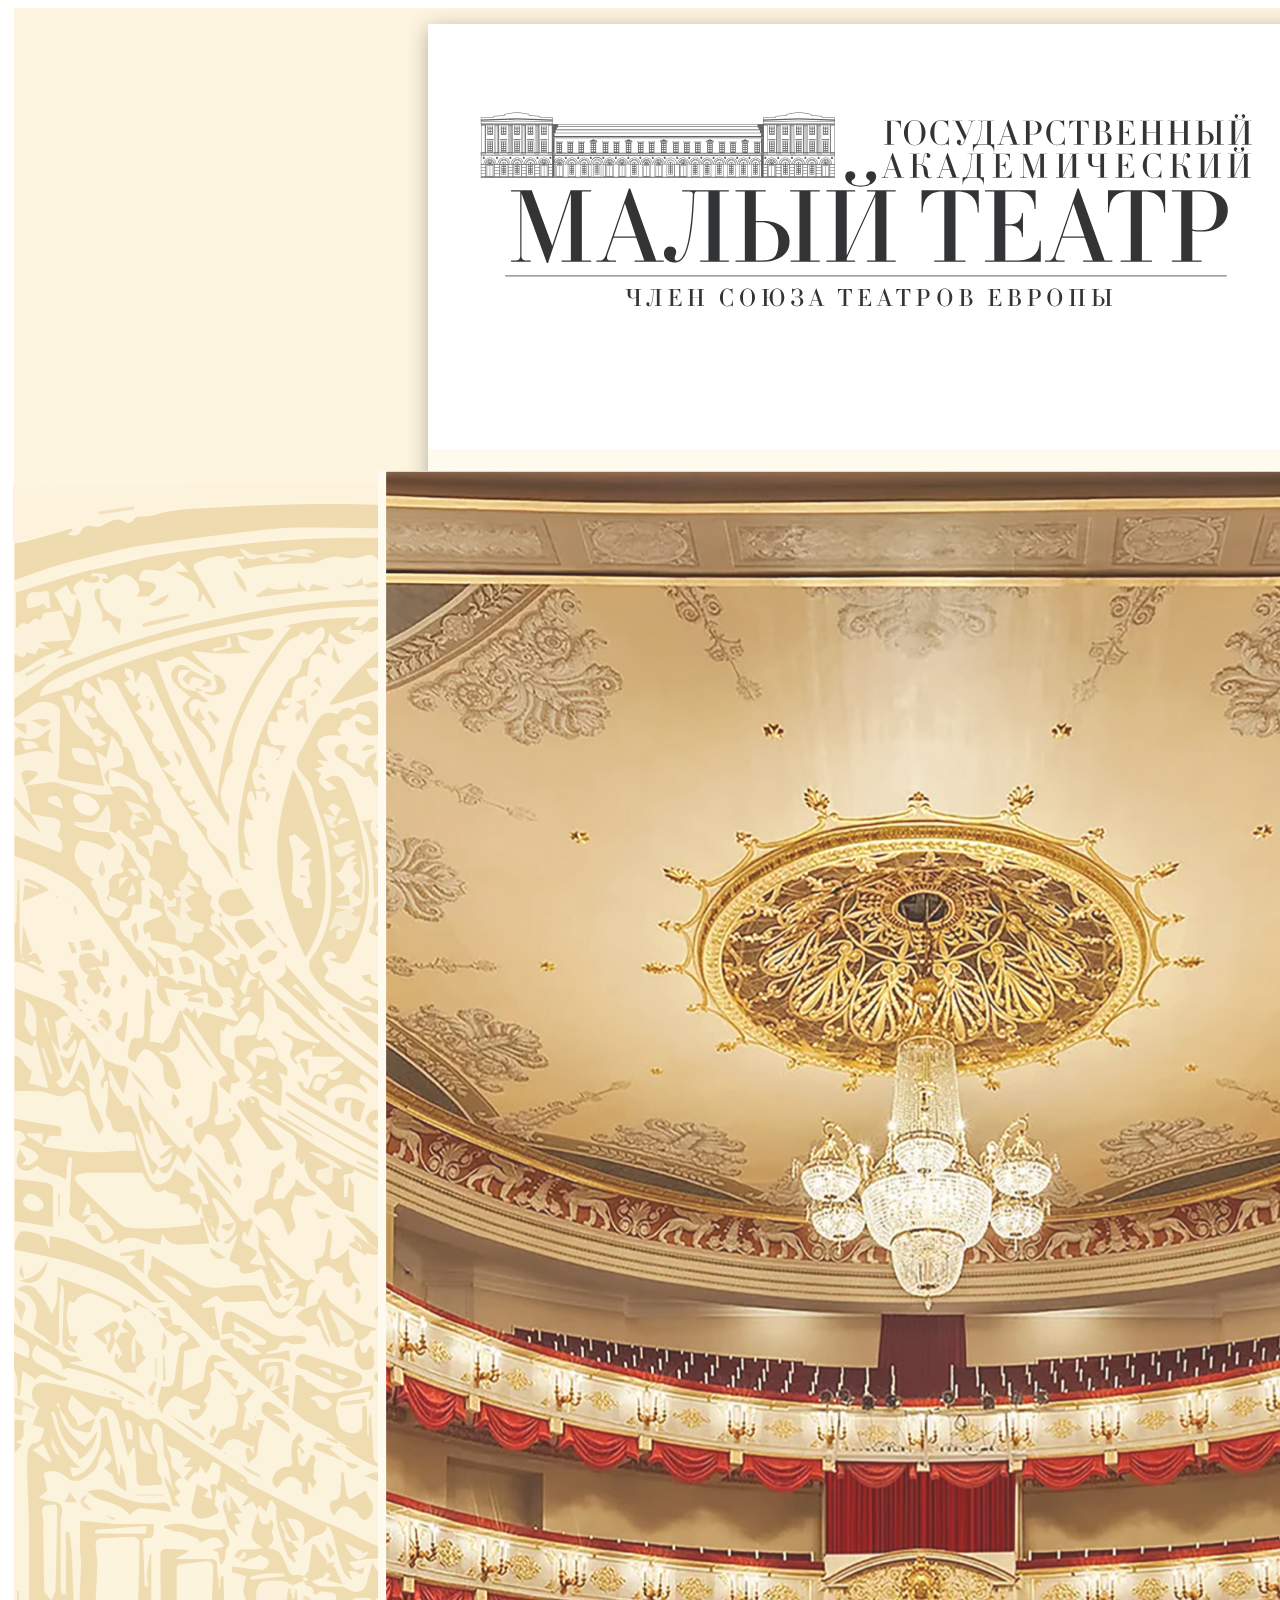
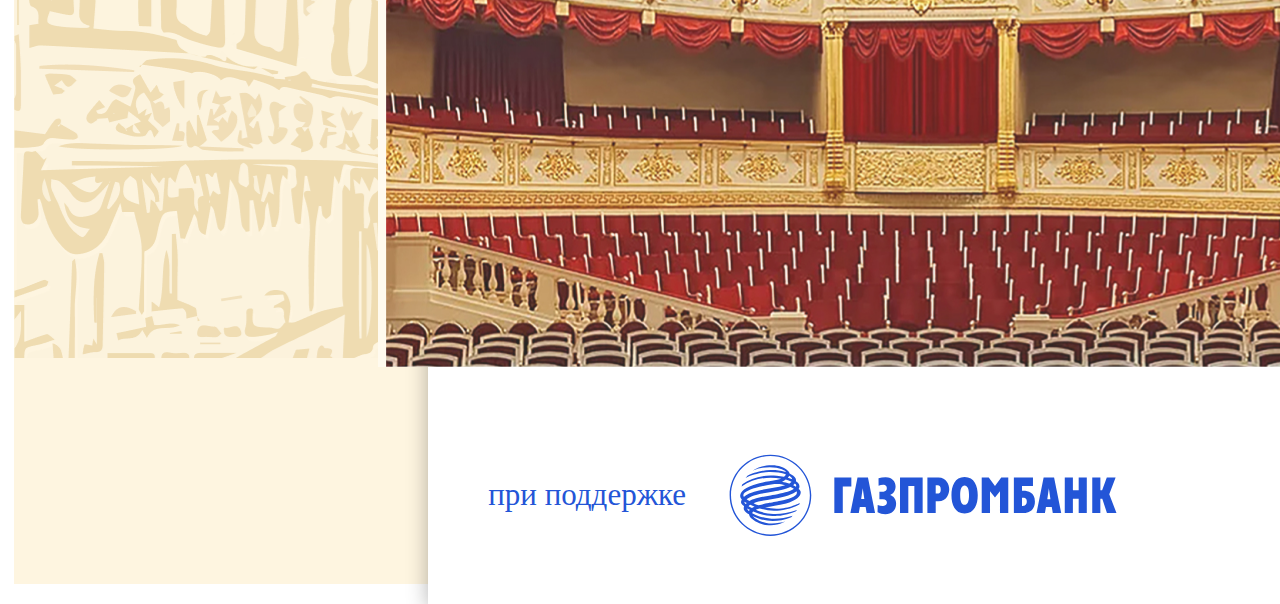
<file: index.html>
<!DOCTYPE html>
<html lang="en">
<head>
  <meta charset="UTF-8">
  <meta http-equiv="X-UA-Compatible" content="IE=edge">
  <meta name="viewport" content="width=device-width, initial-scale=1.0">
  <link rel="stylesheet" href="./css/main.css">
  <title>Главный экран</title>
</head>
<body class="body--index">

<div class="main-bg main-bg--index">
    <div class="container container--header">

<header class="header">
        <div class="header__wrapper">
            <a class="header__logo" href="./index.html"><img src="./img/logo.svg" alt="Логотип Малый Театр"></a>
                
            <h1 class="header__heading"></h1>
        </div>
</header>

<main>
    <section class="main-content">
        <div class="authors">
            <ul class="authors__list">
                <li><a href="./griboedov.html" class="authors__link">ГРИБОЕДОВ</a></li>
                <li><a href="./gogol.html" class="authors__link">ГОГОЛЬ</a></li>
                <li><a href="./shiller.html" class="authors__link">ШИЛЛЕР</a></li>
                <li><a href="./shekspir.html" class="authors__link">ШЕКСПИР</a></li>
                <li><a href="./ostrovskiy.html" class="authors__link">ОСТРОВСКИЙ</a></li>
                <li><a href="./pushkin.html" class="authors__link">ПУШКИН</a></li>
            </ul>
        </div>
    </section>
</main>

<footer class="footer">
    <div class="footer__text">при поддержке</div>

    <div class="footer__logo">
        <img src="./img/footer/footer-logo.svg" alt="Газпром">
    </div>

    <div class="footer_qr-code">
        <img src="./img/footer/qr-code.svg" alt="QR Code">
    </div>
</footer>

</div>

</div>


</body>
</html>
</file>
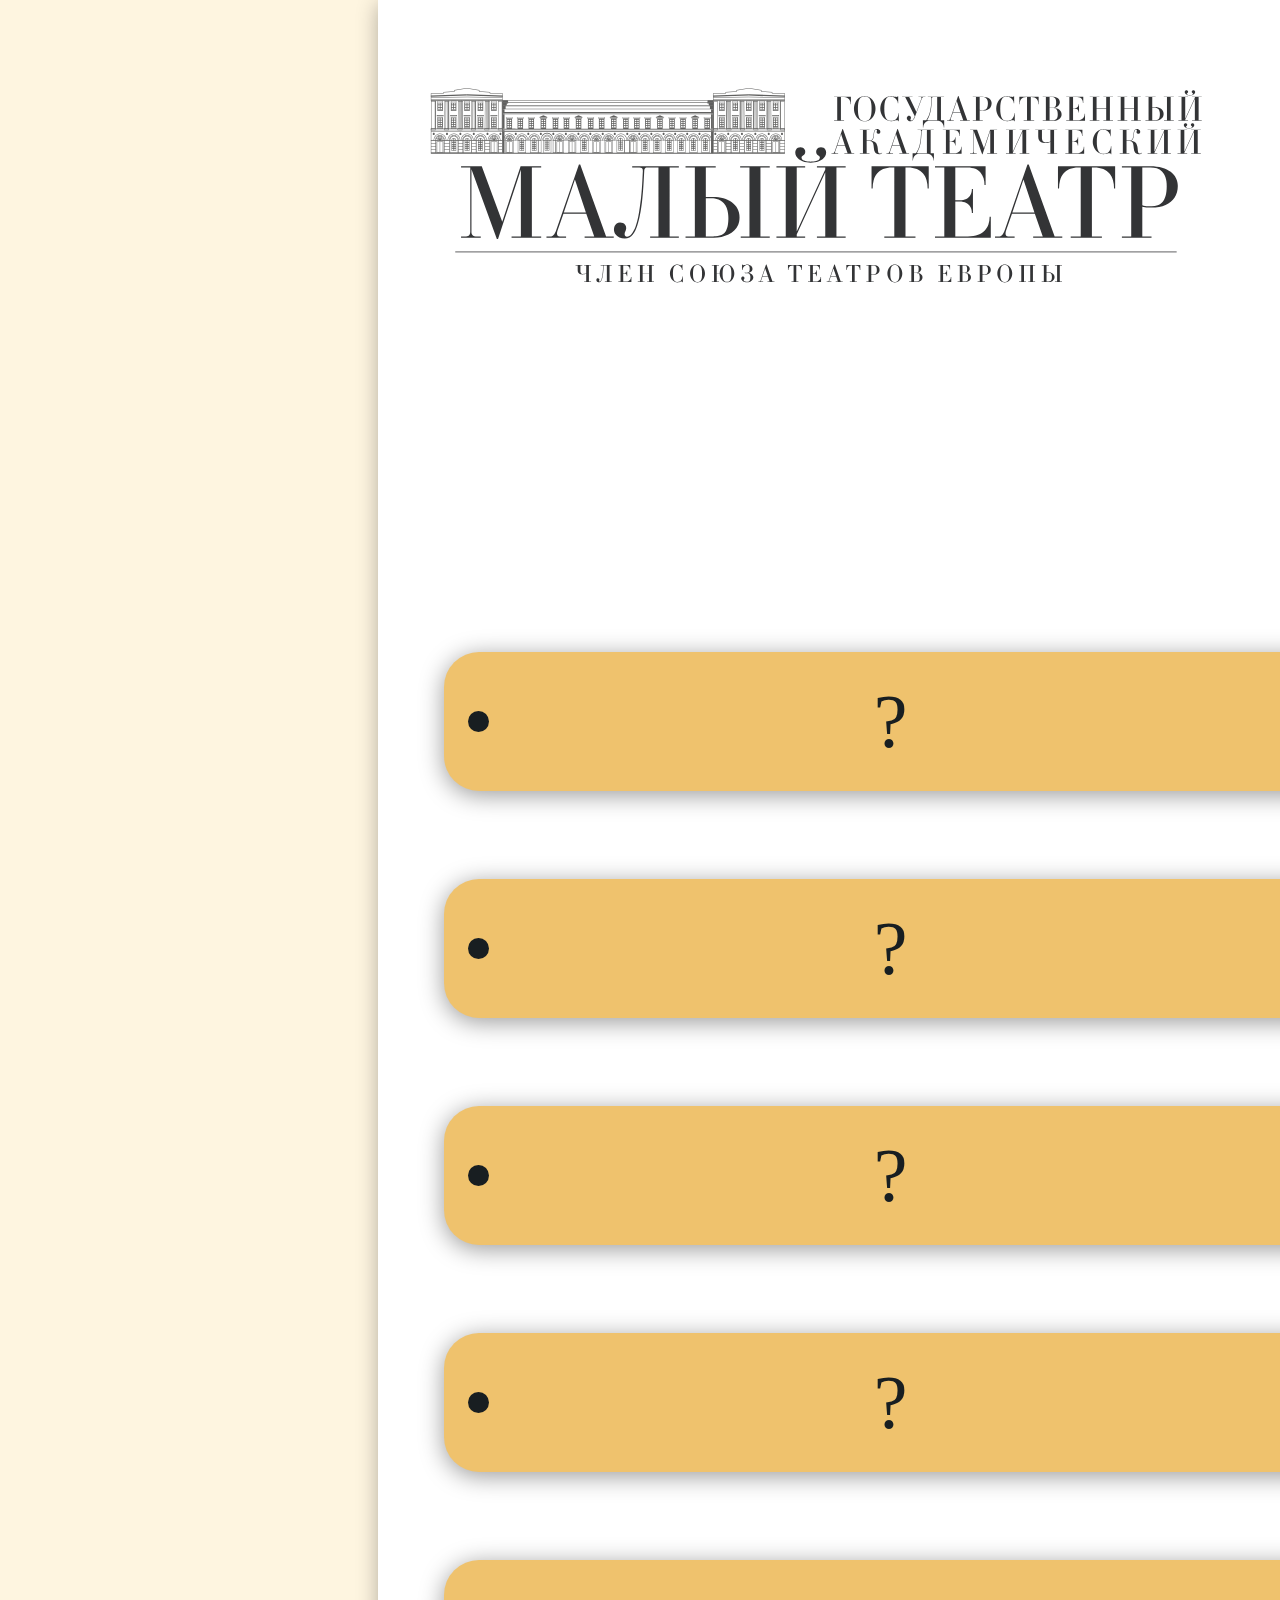
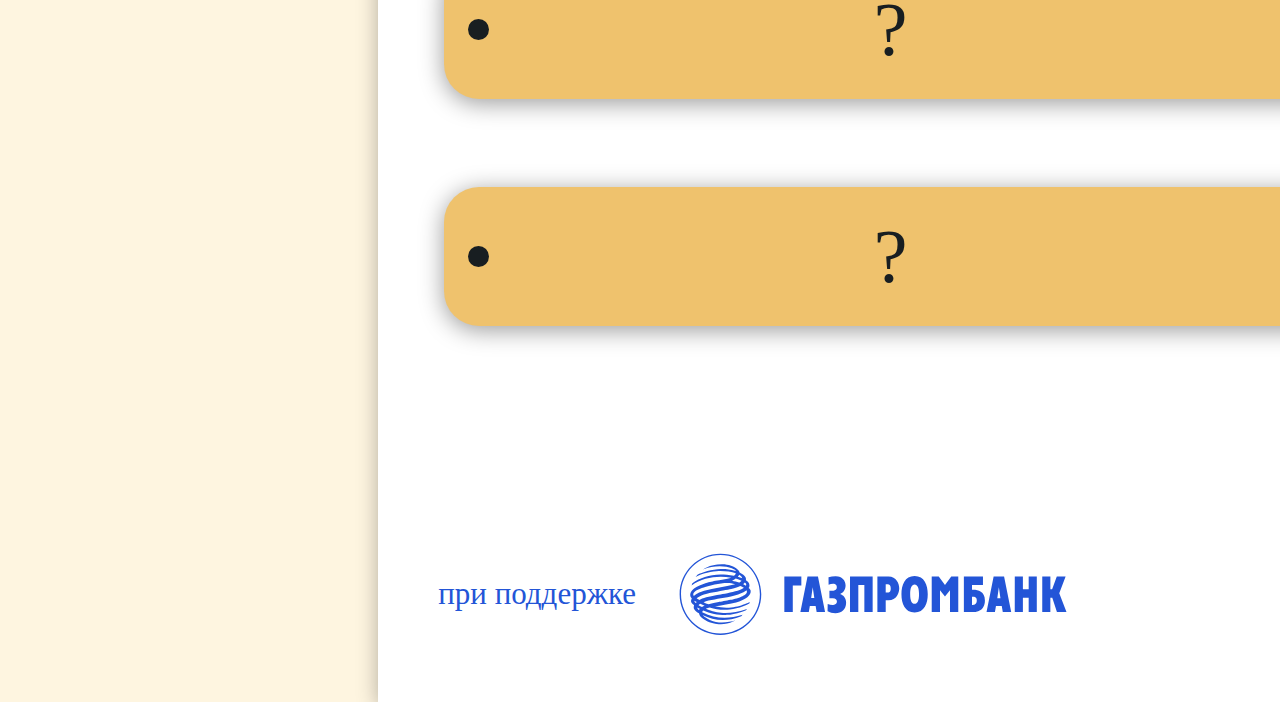
<file: gogol.html>
<!DOCTYPE html>
<html lang="en">
<head>
  <meta charset="UTF-8">
  <meta http-equiv="X-UA-Compatible" content="IE=edge">
  <meta name="viewport" content="width=device-width, initial-scale=1.0">
  <link rel="stylesheet" href="./css/main.css">
  <title>ГОГОЛЬ</title>
</head>
<body>

<div class="main-bg main-bg--griboedov main-bg--gogol">
    <div class="container">

<header class="header">
        <div class="header__wrapper">
            <a class="header__logo" href="./index.html"><img src="./img/logo.svg" alt="Логотип Малый Театр"></a>
                
            <h1 class="header__heading">ГОГОЛЬ</h1>
        </div>
</header>

<main class="bg bg--gogol">
    <section class="griboedov">
        <div class="griboedov__wrapper">
            <ul class="griboedov__list">
                <li><a href="#!" class="griboedov__link griboedov__link--active">?</a></li>
                <li><a href="#!" class="griboedov__link griboedov__link--active">?</a></li>
                <li><a href="#!" class="griboedov__link griboedov__link--active">?</a></li>
                <li><a href="#!" class="griboedov__link griboedov__link--active">?</a></li>
                <li><a href="#!" class="griboedov__link griboedov__link--active">?</a></li>
                <li><a href="#!" class="griboedov__link griboedov__link--active">?</a></li>
            </ul>

            <div class="griboedov__info">
                <h3 class="griboedov__heading griboedov__heading--gogol">Произведения Н.В. Гоголя на сцене Малого театра</h3>

                <div class="griboedov__text">
                    ???????????????????
                </div>
            </div>
        </div>
    </section>
</main>

<footer class="footer">
    <div class="footer__text">при поддержке</div>

    <div class="footer__logo">
        <img src="./img/footer/footer-logo.svg" alt="Газпром">
    </div>

    <div class="footer__btn">
        <a href="./index.html">назад</a>
    </div>
</footer>

</div>

</div>


</body>
</html>
</file>
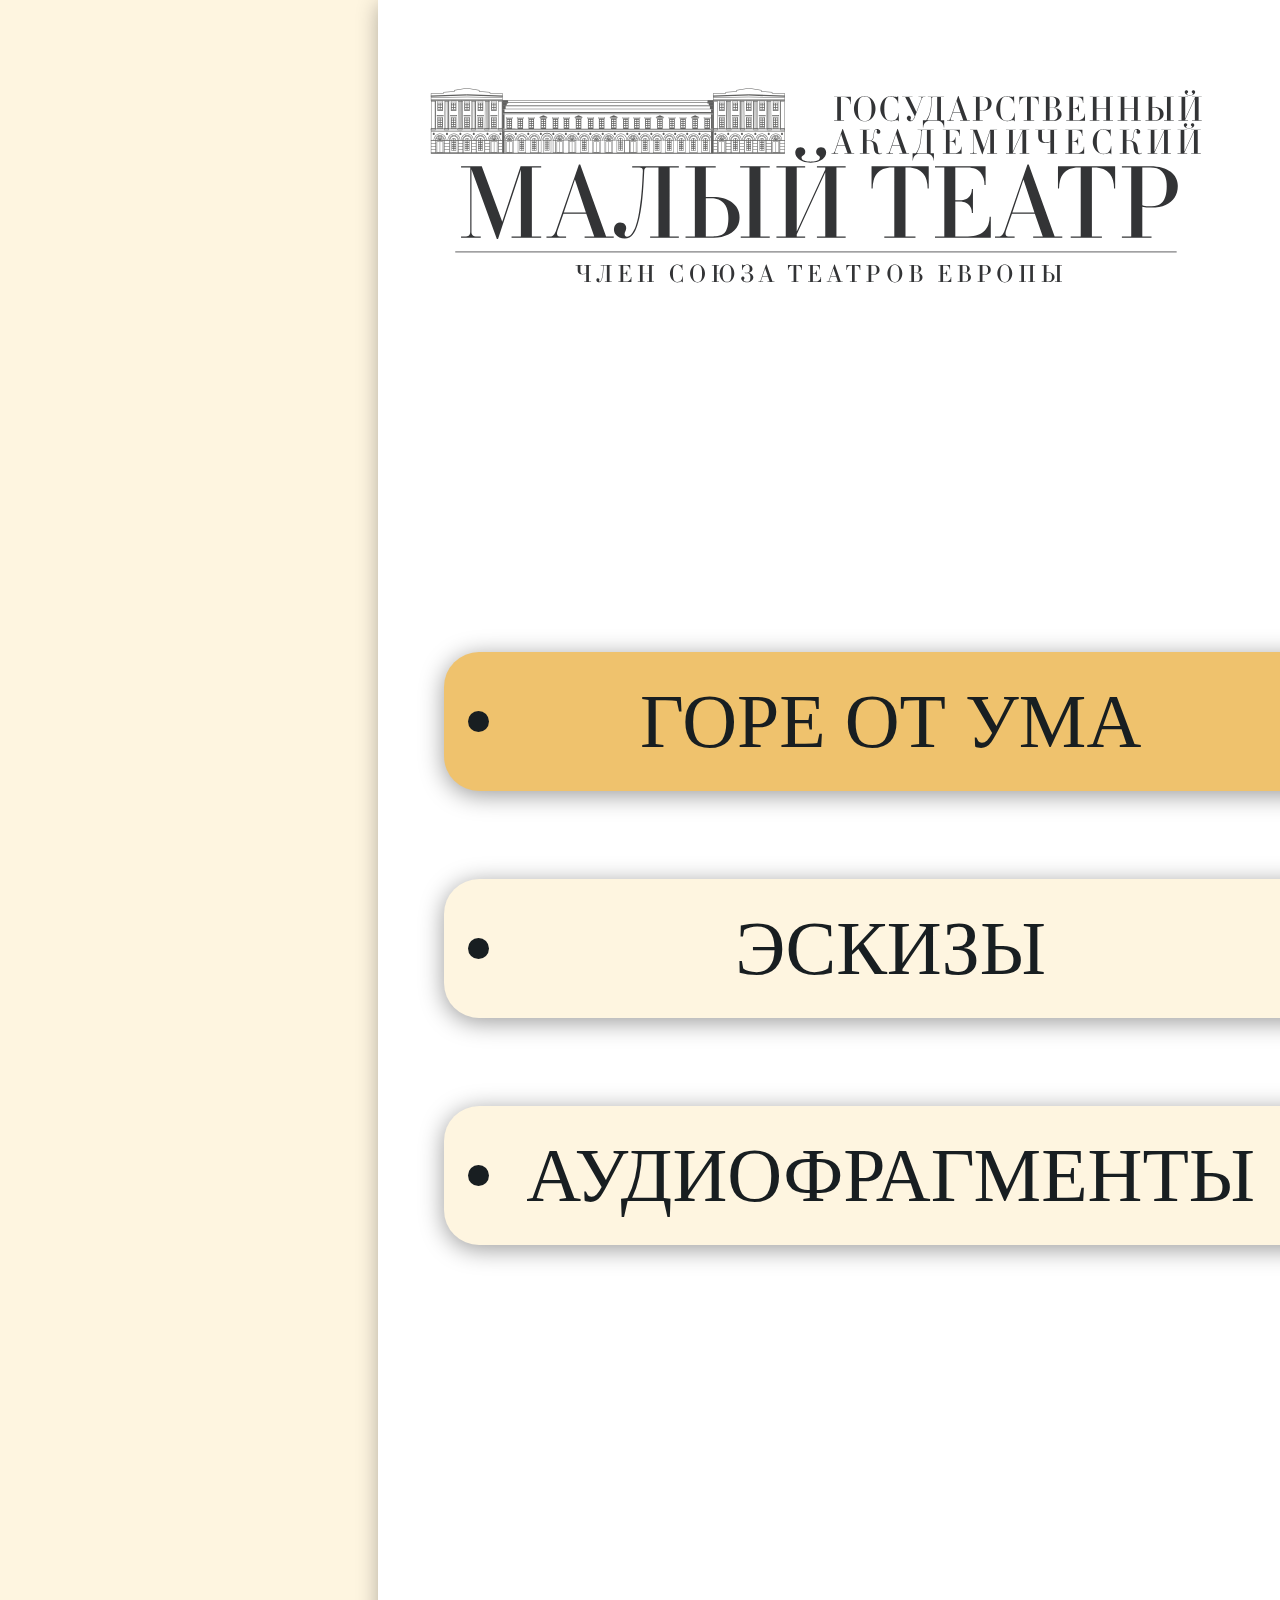
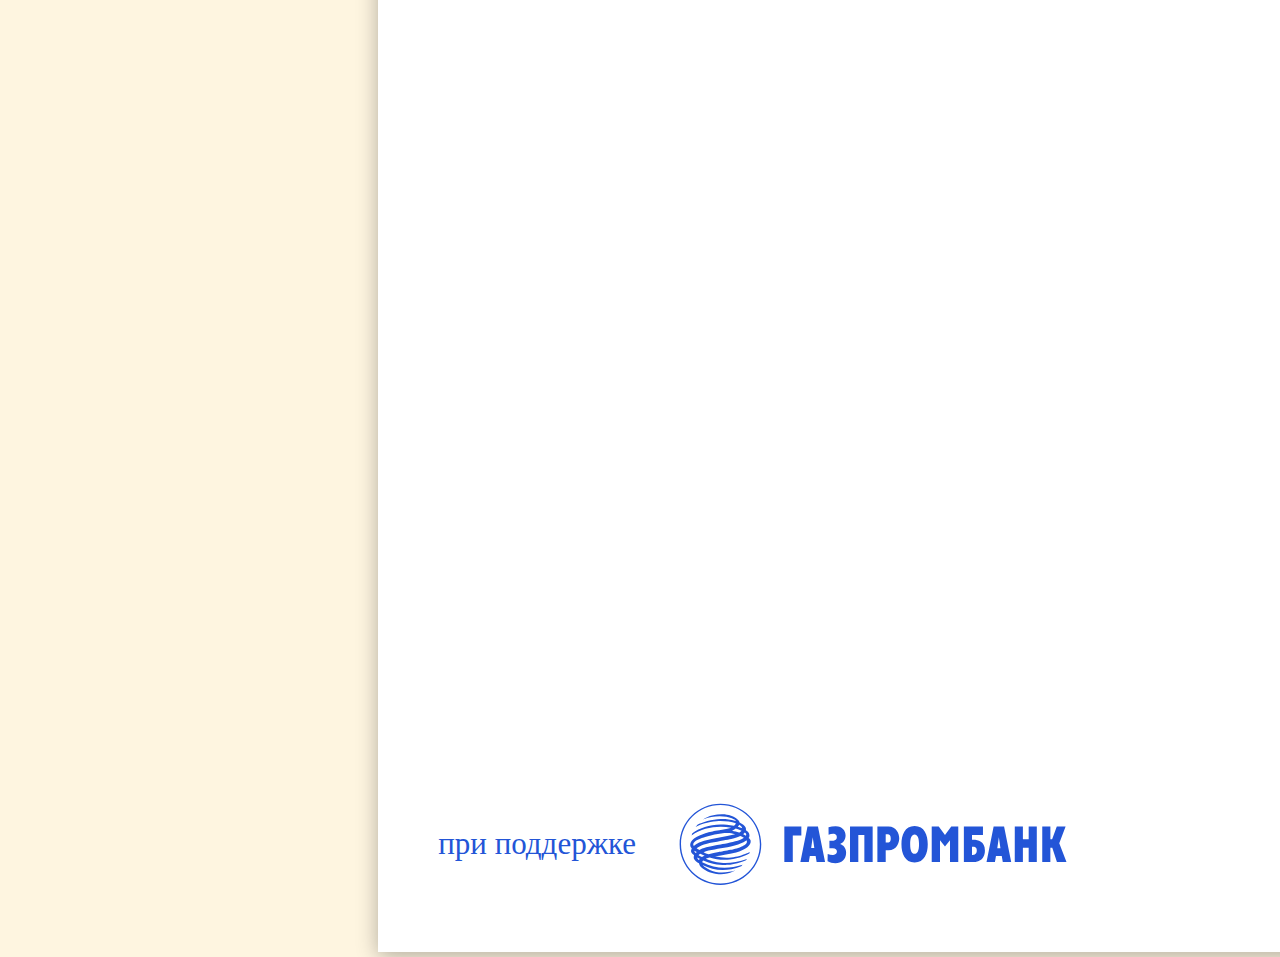
<file: griboedov.html>
<!DOCTYPE html>
<html lang="en">
<head>
  <meta charset="UTF-8">
  <meta http-equiv="X-UA-Compatible" content="IE=edge">
  <meta name="viewport" content="width=device-width, initial-scale=1.0">
  <link rel="stylesheet" href="./css/main.css">
  <title>ГРИБОЕДОВ</title>
</head>
<body>

<div class="main-bg main-bg--griboedov">
    <div class="container container--header">

<header class="header">
        <div class="header__wrapper">
            <a class="header__logo" href="./index.html"><img src="./img/logo.svg" alt="Логотип Малый Театр"></a>
                
            <h1 class="header__heading">ГРИБОЕДОВ</h1>
        </div>
</header>

<main class="bg">
    <section class="griboedov">
        <div class="griboedov__wrapper">
            <ul class="griboedov__list">
                <li><a href="#!" class="griboedov__link griboedov__link--active">ГОРЕ ОТ УМА</a></li>
                <li><a href="#!" class="griboedov__link">ЭСКИЗЫ</a></li>
                <li><a href="#!" class="griboedov__link">АУДИОФРАГМЕНТЫ</a></li>
            </ul>

            <div class="griboedov__info">
                <h3 class="griboedov__heading">Москва Грибоедова</h3>

                <div class="griboedov__text">
                    <p>
                        Александр Сергеевич Грибоедов родился в Москве и провёл детство под надзором властных пожилых дам – точно таких, которых впоследствии блистательно вывел в «Горе от ума». По этой пьесе мы постигаем Москву первой четверти XIX века так же, как по пьесам Островского – Москву середины столетия.
                    </p>
                    <p>
                        Грибоедов дописал «Горе от ума» в 1824-м – в тот самый год, когда в здание на Петровской площади въехала труппа Малого театра. Сейчас прославленная комедия стала такой же визитной карточкой нашего репертуара, как и пьесы Островского. Однако сценическая судьба «Горя от ума» поначалу складывалась непросто.
                    </p>
                    <p>
                        Цензурный комитет сразу же запретил комедию к представлению. Ситуация менялась постепенно. В 1830 году, в бенефис Щепкина, проходивший на сцене Большого театра, впервые сыграли первый акт «Горя от ума». Юбиляр играл Фамусова и это была одна из лучших ролей великого артиста. В роли Чацкого выступил Павел Мочалов. Будучи трагическим актёром, он опасался, что не справится с ролью в комедии, но, к счастью, ошибся: его образ стал основой московской традиции. Спустя несколько месяцев был представлен третий акт под названием «Московский бал». И уже в 1831 году пьеса пошла целиком.
                    </p>
                    <p>
                        «Горе от ума» – один из тех шедевров русской драматургии, которые никогда надолго не исчезали из репертуара Малого театра. Роли Чацкого, Фамусова, Софьи всегда исполняли лучшие артисты труппы. Чацкого играли С.В. Шумский, И.В. Самарин, А.П. Ленский, Ф.П. Горев, А.А. Остужев, П.М. Садовский (внук). Фамусова – И.В. Самарин, А.П. Ленский, К.Н. Рыбаков, А.И. Южин. Софью – Г.Н. Федотова, М.Н. Ермолова, А.А. Яблочкина, Е.Н. Гоголева.
                    </p>
                    <p>
                        В 1902 году Александр Иванович Южин осуществил новую постановку «Горя от ума». Художественное оформление спектакля впервые было строго выдержано в стиле грибоедовской эпохи– ранее комедию играли в современных костюмах и декорациях.
                    </p>
                    <p>
                        Следующая версия «Горя от ума» относится к 1920 году. А в 1938-м, в год 150-летия со дня рождения М.С. Щепкина, Малый театр вновь обратился к бессмертной комедии. Чацкого играл М.И. Царёв, Фамусова – П.М. Садовский, М.М. Климов и К.А. Зубов, Загорецкого – И.В. Ильинский,                                                 
                    </p>
                </div>
            </div>
        </div>
    </section>
</main>

<footer class="footer">
    <div class="footer__text">при поддержке</div>

    <div class="footer__logo">
        <img src="./img/footer/footer-logo.svg" alt="Газпром">
    </div>

    <div class="footer__btn">
        <a href="./index.html">назад</a>
    </div>
</footer>

</div>

</div>


</body>
</html>
</file>
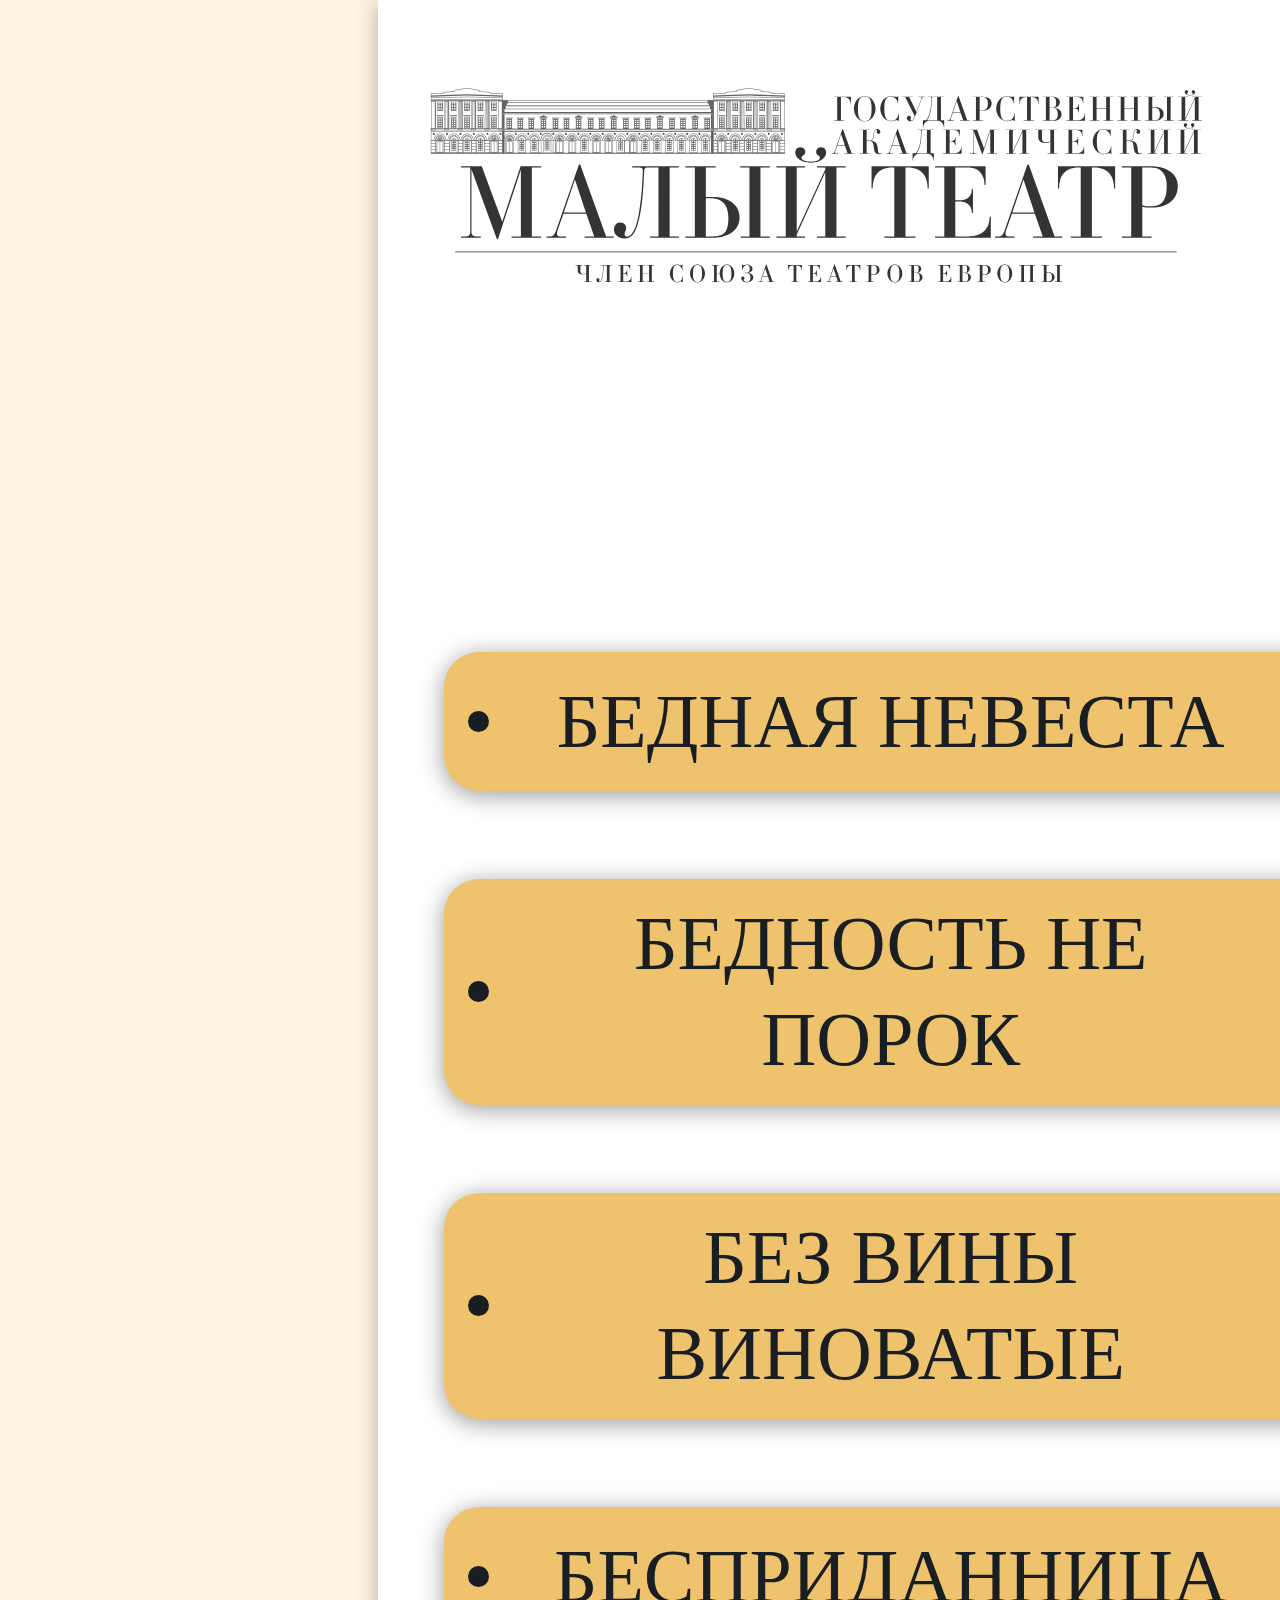
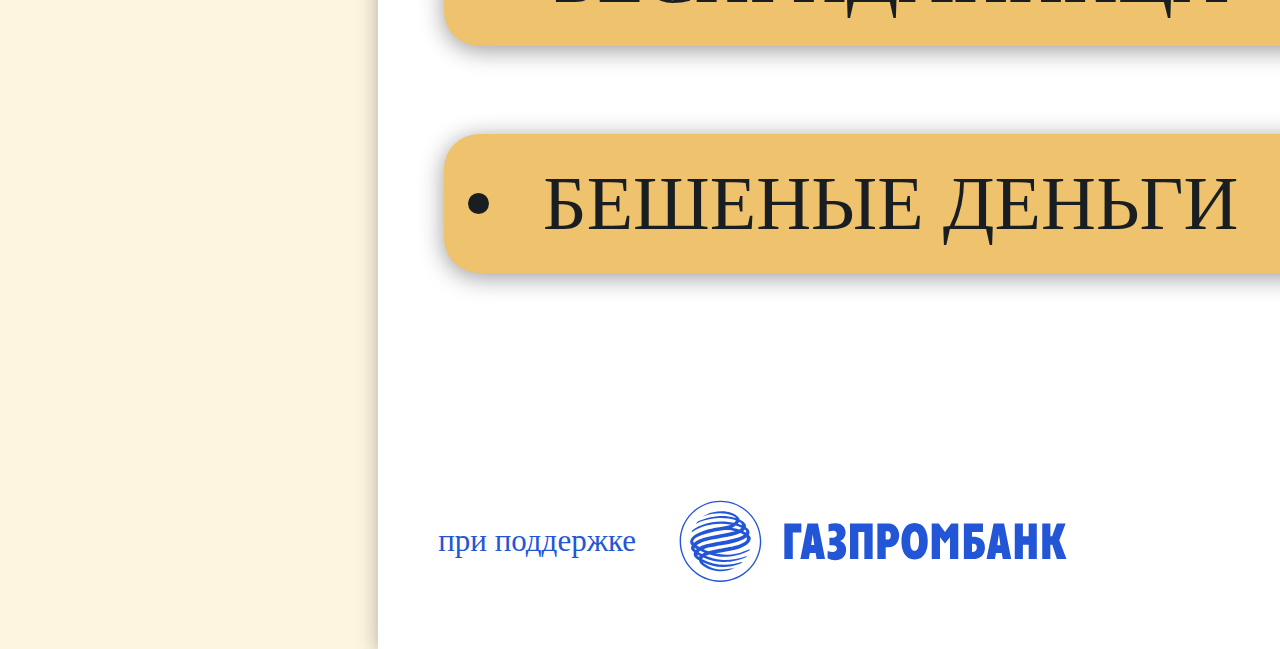
<file: ostrovskiy.html>
<!DOCTYPE html>
<html lang="en">
<head>
  <meta charset="UTF-8">
  <meta http-equiv="X-UA-Compatible" content="IE=edge">
  <meta name="viewport" content="width=device-width, initial-scale=1.0">
  <link rel="stylesheet" href="./css/main.css">
  <title>ОСТРОВСКИЙ</title>
</head>
<body>

<div class="main-bg main-bg--griboedov main-bg--gogol">
    <div class="container">

<header class="header">
        <div class="header__wrapper">
            <a class="header__logo" href="./index.html"><img src="./img/logo.svg" alt="Логотип Малый Театр"></a>
                
            <h1 class="header__heading">ОСТРОВСКИЙ</h1>
        </div>
</header>

<main class="bg bg--gogol bg--ostrovskiy">
    <section class="griboedov">
        <div class="griboedov__wrapper">
            <ul class="griboedov__list">
                <li><a href="#!" class="griboedov__link griboedov__link--active">БЕДНАЯ НЕВЕСТА</a></li>
                <li><a href="#!" class="griboedov__link griboedov__link--active">БЕДНОСТЬ НЕ ПОРОК</a></li>
                <li><a href="#!" class="griboedov__link griboedov__link--active">БЕЗ ВИНЫ ВИНОВАТЫЕ</a></li>
                <li><a href="#!" class="griboedov__link griboedov__link--active">БЕСПРИДАННИЦА</a></li>
                <li><a href="#!" class="griboedov__link griboedov__link--active">БЕШЕНЫЕ ДЕНЬГИ</a></li>
            </ul>

            <div class="griboedov__info">
                <h3 class="griboedov__heading griboedov__heading--gogol">Произведения А.Н. Островского на сцене Малого театра</h3>

                <div class="griboedov__text">
                    ???????????????????
                </div>
            </div>
        </div>
    </section>
</main>

<footer class="footer">
    <div class="footer__text">при поддержке</div>

    <div class="footer__logo">
        <img src="./img/footer/footer-logo.svg" alt="Газпром">
    </div>

    <div class="footer__btn">
        <a href="./index.html">назад</a>
    </div>
</footer>

</div>

</div>


</body>
</html>
</file>
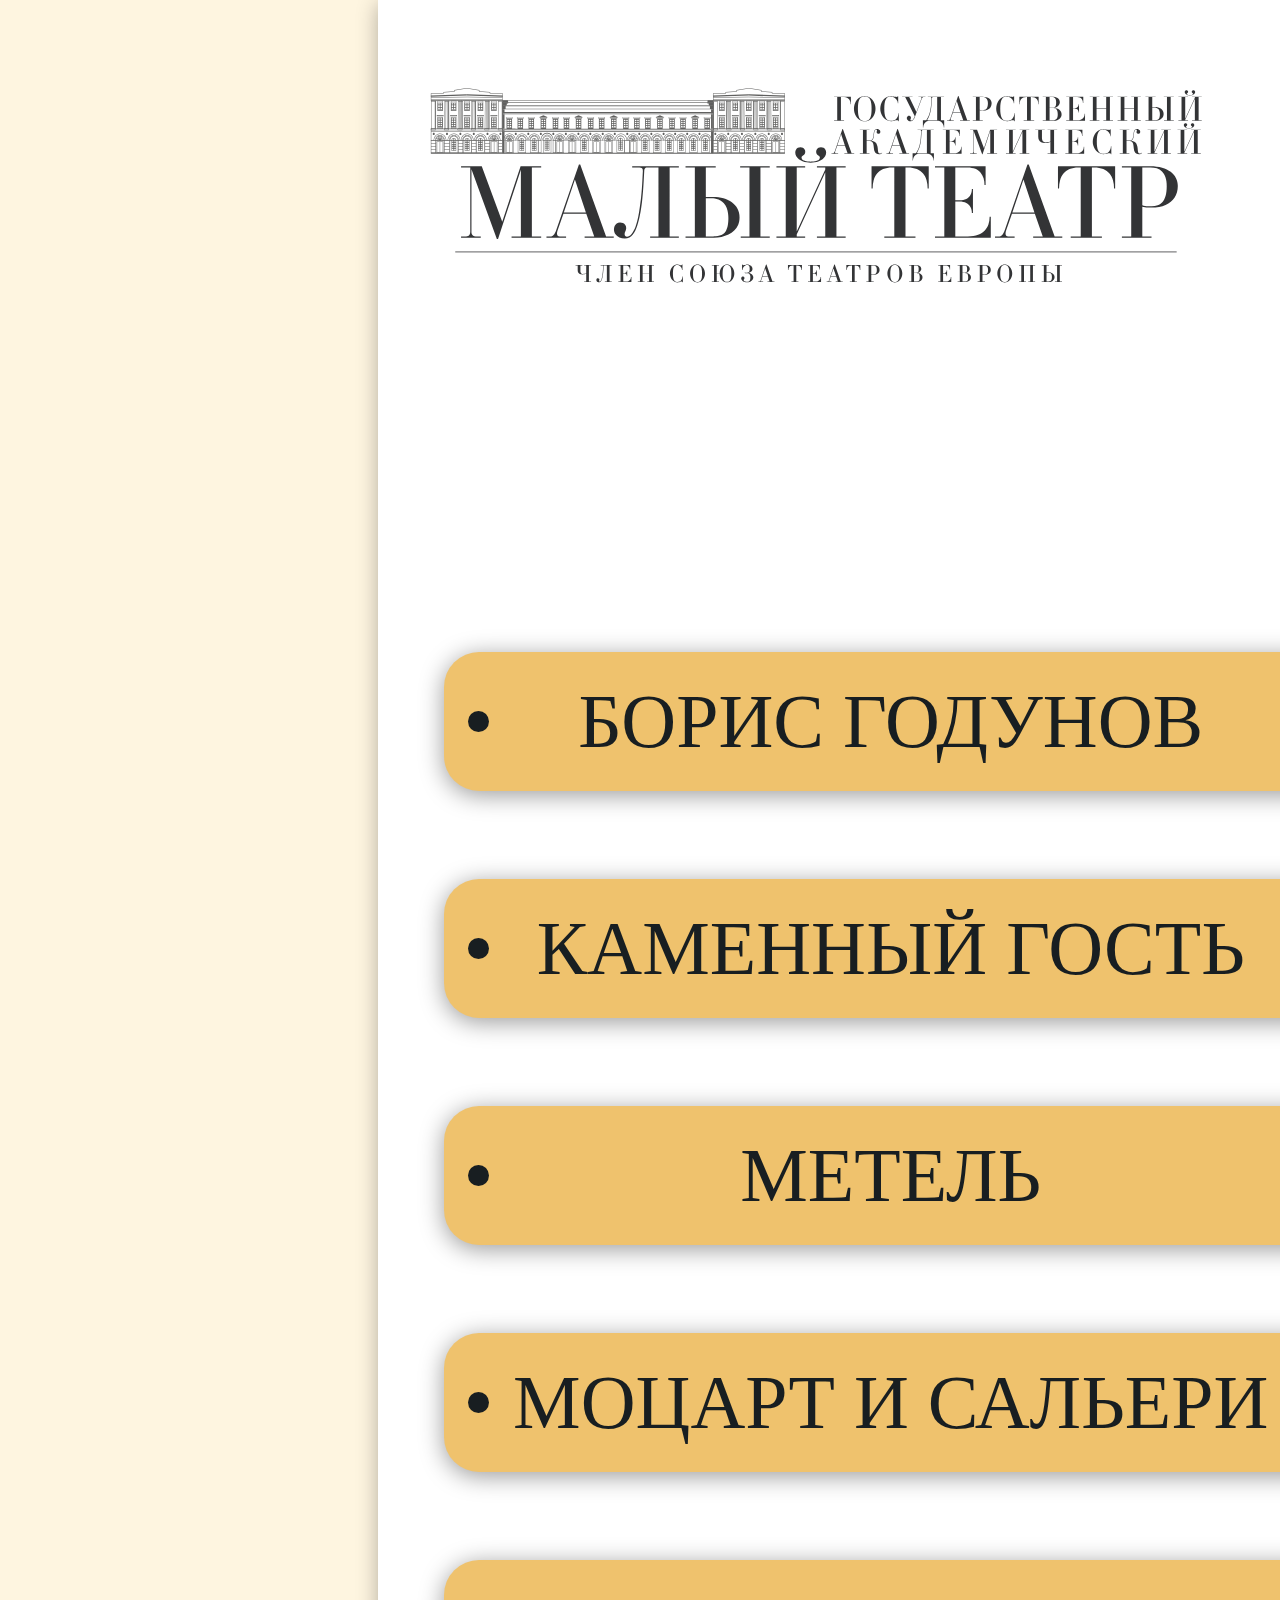
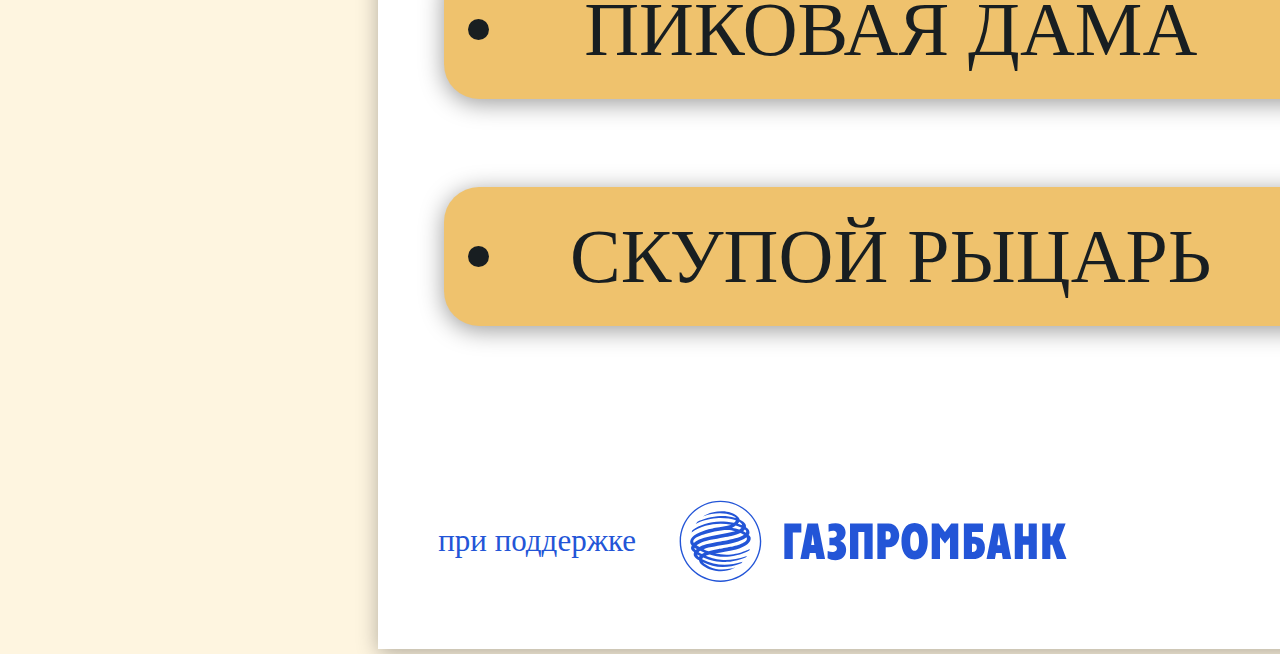
<file: pushkin.html>
<!DOCTYPE html>
<html lang="en">
<head>
  <meta charset="UTF-8">
  <meta http-equiv="X-UA-Compatible" content="IE=edge">
  <meta name="viewport" content="width=device-width, initial-scale=1.0">
  <link rel="stylesheet" href="./css/main.css">
  <title>ПУШКИН</title>
</head>
<body>

<div class="main-bg main-bg--griboedov">
    <div class="container">

<header class="header">
        <div class="header__wrapper">
            <a class="header__logo" href="./index.html"><img src="./img/logo.svg" alt="Логотип Малый Театр"></a>
                
            <h1 class="header__heading">ПУШКИН</h1>
        </div>
</header>

<main class="bg bg--pushkin">
    <section class="griboedov">
        <div class="griboedov__wrapper">
            <ul class="griboedov__list">
                <li><a href="#!" class="griboedov__link griboedov__link--active">БОРИС ГОДУНОВ</a></li>
                <li><a href="#!" class="griboedov__link griboedov__link--active">КАМЕННЫЙ ГОСТЬ</a></li>
                <li><a href="#!" class="griboedov__link griboedov__link--active">МЕТЕЛЬ</a></li>
                <li><a href="#!" class="griboedov__link griboedov__link--active">МОЦАРТ И САЛЬЕРИ</a></li>
                <li><a href="#!" class="griboedov__link griboedov__link--active">ПИКОВАЯ ДАМА</a></li>
                <li><a href="#!" class="griboedov__link griboedov__link--active">СКУПОЙ РЫЦАРЬ</a></li>
            </ul>

            <div class="griboedov__info">
                <h3 class="griboedov__heading griboedov__heading--gogol ">Произведения А.С. Пушкина на сцене Малого театра</h3>

                <div class="griboedov__text">
                    <p>
                        Малый театр уделял большое внимание памятным датам А.С.Пушкина. В 1847 г. был показан «Каменный гость», в 1854-м – «Моцарт и Сальери». В 1867 г. вышел «Борис Годунов», в 1874-м – «Русалка». Столетие со дня смерти Пушкина ознаменовалось сразу двумя новыми постановками. 15 марта 1937 г. были показаны  «Скупой рыцарь», «Моцарт и Сальери», «Каменный гость». 23 апреля 1937 г. прошла премьера «Бориса Годунова» с   М.Ф.Лениным в заглавной роли.                       
                    </p>
                    <p>
                        С особым размахом Малый отпраздновал столетие со дня рождения А.С.Пушкина. 26 апреля 1899 г. состоялось представление, в ходе которого показали сцены из «Каменного гостя», «Скупого рыцаря» и «Русалки», а также «Корчму на литовской границе» из трагедии «Борис Годунов».
                    </p>
                    <p>
                        В 1999 г. Малый театр отметил двухсотлетие А.С.Пушкина премьерой «Сказки о царе Салтане». Этот спектакль присутствует в репертуаре и сегодня. Кроме «Сказки о царе Салтане» творчество Пушкина представлено «Пиковой дамой» и «Метелью».                   
                    </p>
                </div>
            </div>
        </div>
    </section>
</main>

<footer class="footer">
    <div class="footer__text">при поддержке</div>

    <div class="footer__logo">
        <img src="./img/footer/footer-logo.svg" alt="Газпром">
    </div>

    <div class="footer__btn">
        <a href="./index.html">назад</a>
    </div>
</footer>

</div>

</div>


</body>
</html>
</file>
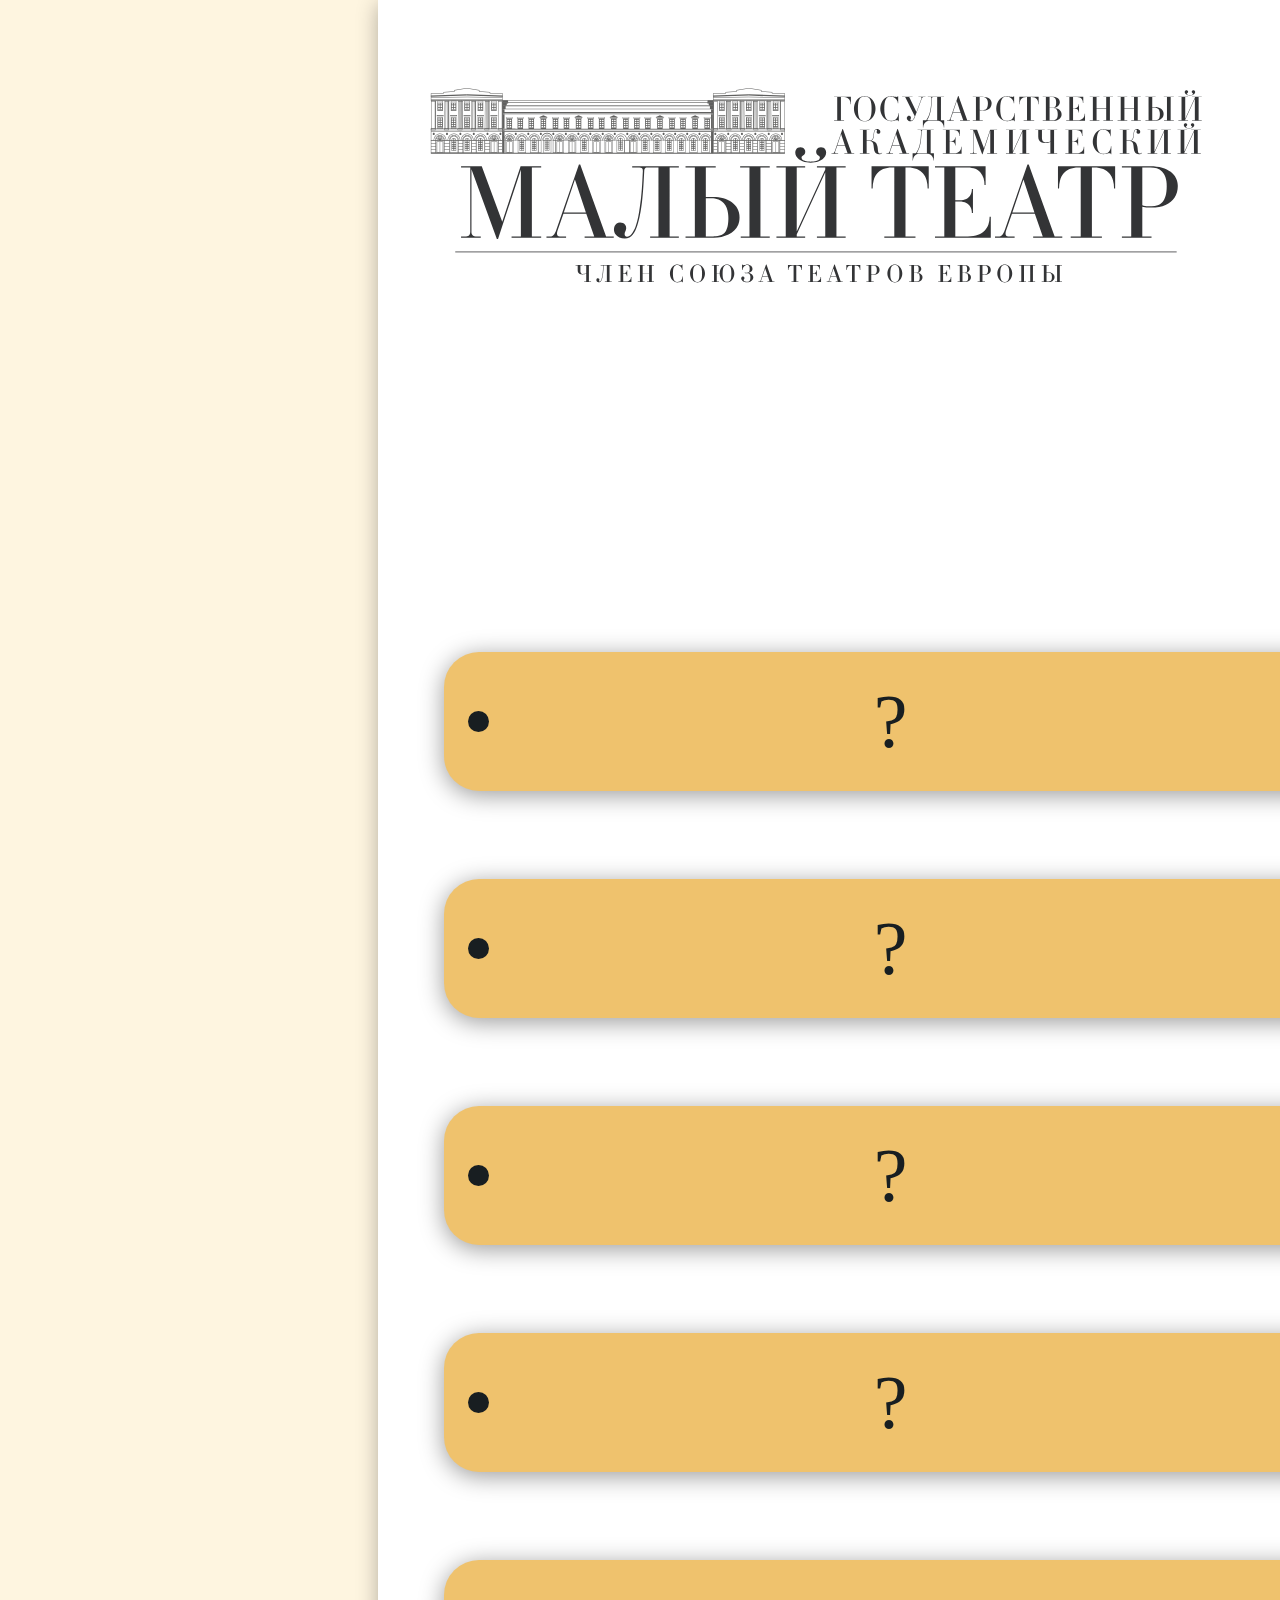
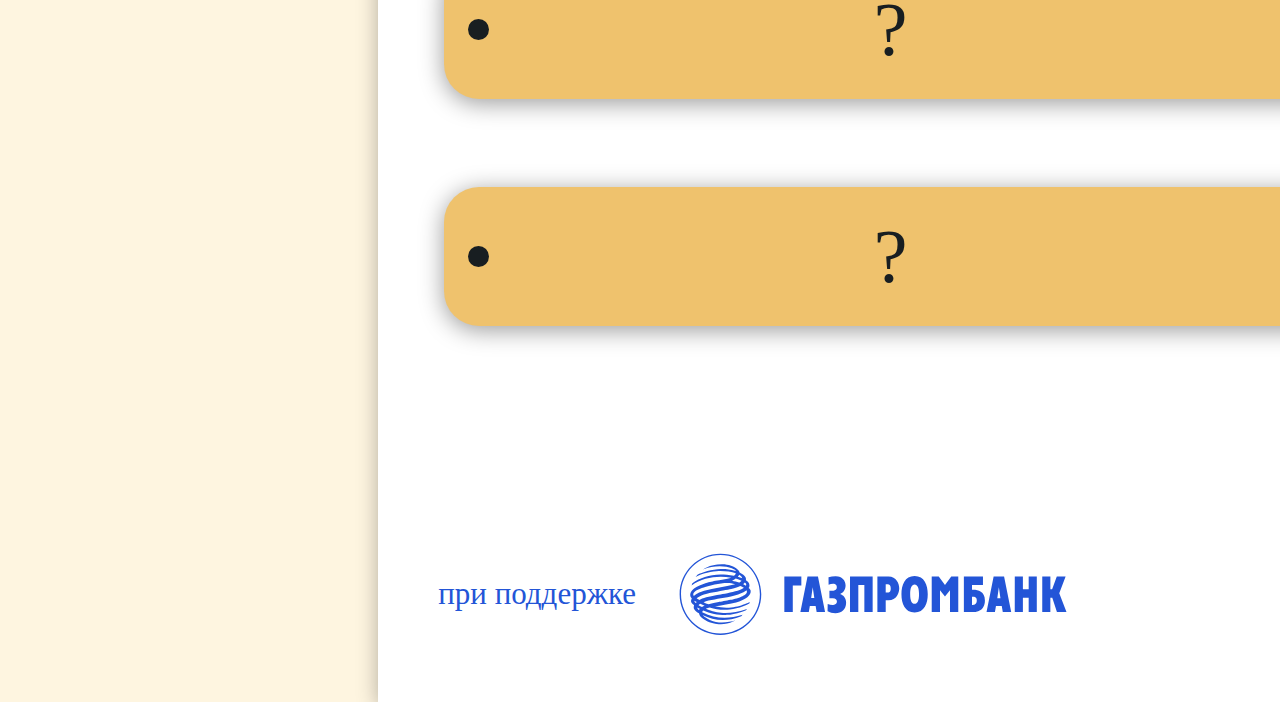
<file: shekspir.html>
<!DOCTYPE html>
<html lang="en">
<head>
  <meta charset="UTF-8">
  <meta http-equiv="X-UA-Compatible" content="IE=edge">
  <meta name="viewport" content="width=device-width, initial-scale=1.0">
  <link rel="stylesheet" href="./css/main.css">
  <title>ШЕКСПИР</title>
</head>
<body>

<div class="main-bg main-bg--griboedov main-bg--gogol">
    <div class="container">

<header class="header">
        <div class="header__wrapper">
            <a class="header__logo" href="./index.html"><img src="./img/logo.svg" alt="Логотип Малый Театр"></a>
                
            <h1 class="header__heading">ШЕКСПИР</h1>
        </div>
</header>

<main class="bg bg--gogol bg--shekspir">
    <section class="griboedov">
        <div class="griboedov__wrapper">
            <ul class="griboedov__list">
                <li><a href="#!" class="griboedov__link griboedov__link--active">?</a></li>
                <li><a href="#!" class="griboedov__link griboedov__link--active">?</a></li>
                <li><a href="#!" class="griboedov__link griboedov__link--active">?</a></li>
                <li><a href="#!" class="griboedov__link griboedov__link--active">?</a></li>
                <li><a href="#!" class="griboedov__link griboedov__link--active">?</a></li>
                <li><a href="#!" class="griboedov__link griboedov__link--active">?</a></li>
            </ul>

            <div class="griboedov__info">
                <h3 class="griboedov__heading griboedov__heading--gogol">Произведения У. Шекспира на сцене Малого театра</h3>

                <div class="griboedov__text">
                    ???????????????????
                </div>
            </div>
        </div>
    </section>
</main>

<footer class="footer">
    <div class="footer__text">при поддержке</div>

    <div class="footer__logo">
        <img src="./img/footer/footer-logo.svg" alt="Газпром">
    </div>

    <div class="footer__btn">
        <a href="./index.html">назад</a>
    </div>
</footer>

</div>

</div>


</body>
</html>
</file>
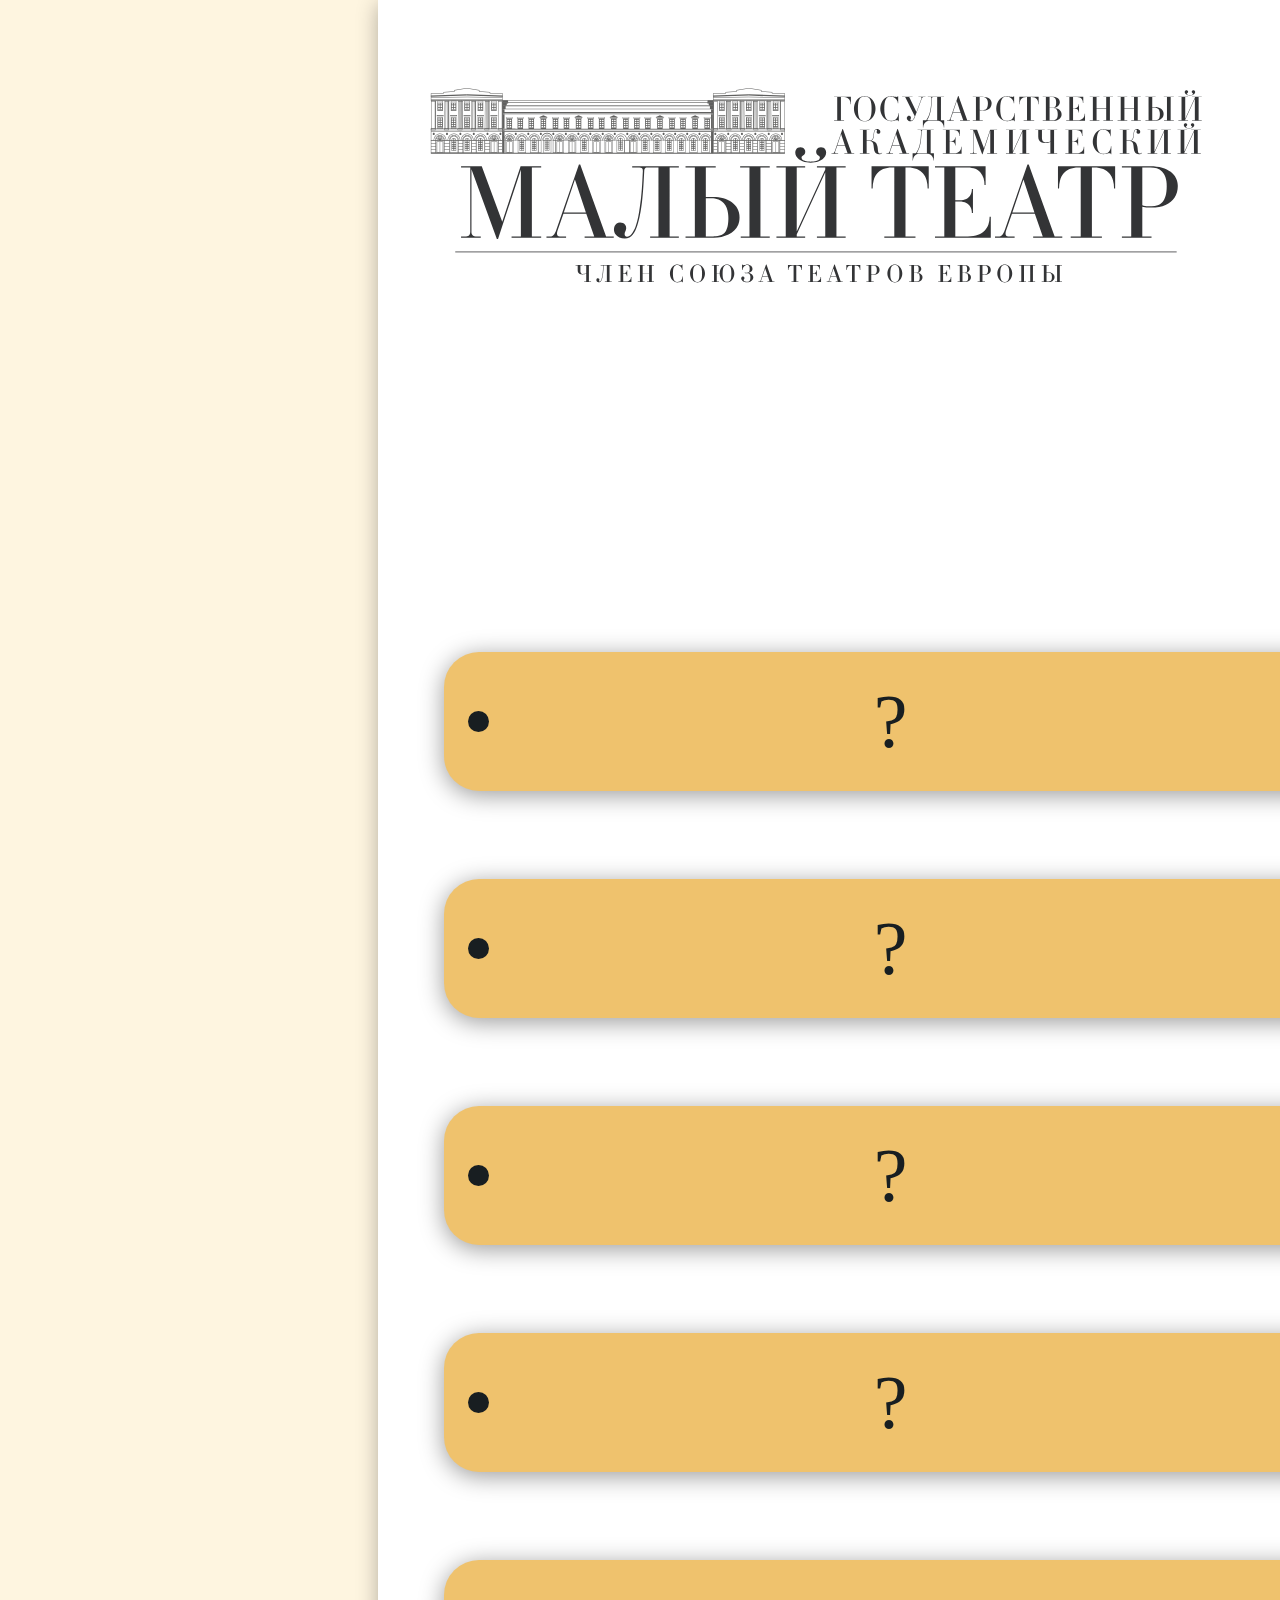
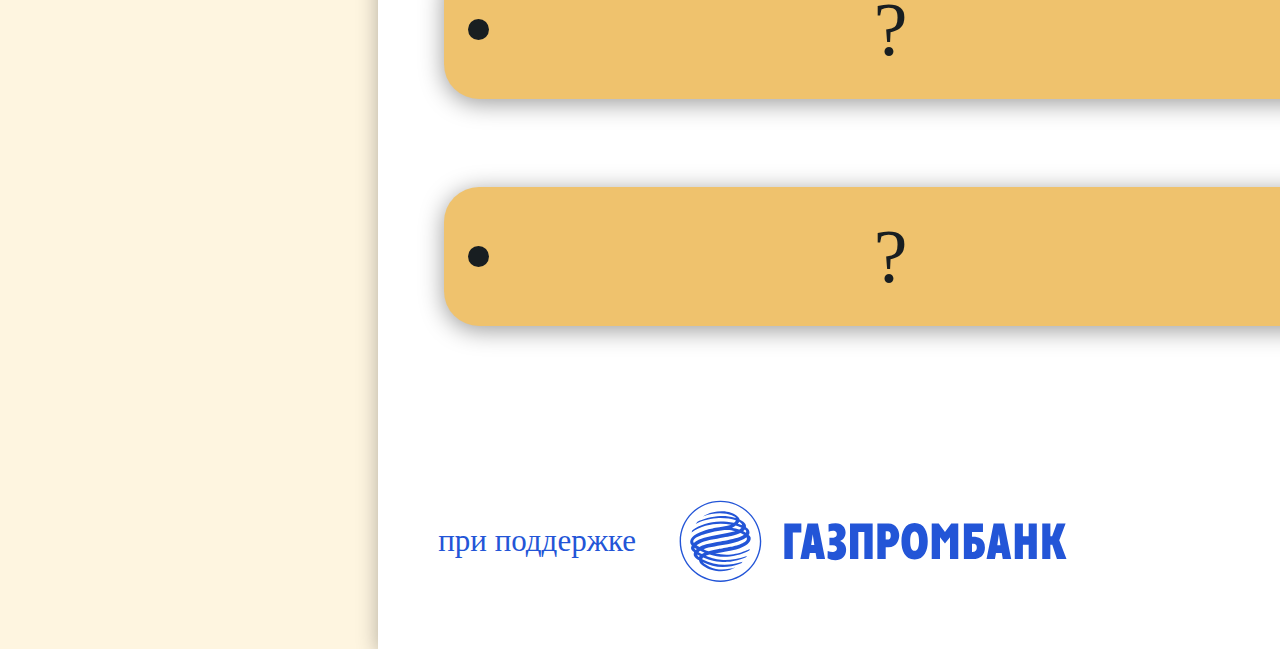
<file: shiller.html>
<!DOCTYPE html>
<html lang="en">
<head>
  <meta charset="UTF-8">
  <meta http-equiv="X-UA-Compatible" content="IE=edge">
  <meta name="viewport" content="width=device-width, initial-scale=1.0">
  <link rel="stylesheet" href="./css/main.css">
  <title>ШИЛЛЕР</title>
</head>
<body>

<div class="main-bg main-bg--griboedov main-bg--gogol">
    <div class="container">

<header class="header">
        <div class="header__wrapper">
            <a class="header__logo" href="./index.html"><img src="./img/logo.svg" alt="Логотип Малый Театр"></a>
                
            <h1 class="header__heading">ШИЛЛЕР</h1>
        </div>
</header>

<main class="bg bg--shiller">
    <section class="griboedov">
        <div class="griboedov__wrapper">
            <ul class="griboedov__list">
                <li><a href="#!" class="griboedov__link griboedov__link--active">?</a></li>
                <li><a href="#!" class="griboedov__link griboedov__link--active">?</a></li>
                <li><a href="#!" class="griboedov__link griboedov__link--active">?</a></li>
                <li><a href="#!" class="griboedov__link griboedov__link--active">?</a></li>
                <li><a href="#!" class="griboedov__link griboedov__link--active">?</a></li>
                <li><a href="#!" class="griboedov__link griboedov__link--active">?</a></li>
            </ul>

            <div class="griboedov__info">
                <h3 class="griboedov__heading griboedov__heading--gogol">Произведения Ф. Шиллера на сцене Малого театра</h3>

                <div class="griboedov__text">
                    ???????????????????
                </div>
            </div>
        </div>
    </section>
</main>

<footer class="footer">
    <div class="footer__text">при поддержке</div>

    <div class="footer__logo">
        <img src="./img/footer/footer-logo.svg" alt="Газпром">
    </div>

    <div class="footer__btn">
        <a href="./index.html">назад</a>
    </div>
</footer>

</div>

</div>


</body>
</html>
</file>
<file: css/main.css>
@charset "UTF-8";
/*Обнуление*/
@import url("https://allfont.ru/allfont.css?fonts=bodoni-cyrillic");
@import url("https://allfont.ru/allfont.css?fonts=ceremonious-one");
@import url("https://fonts.googleapis.com/css2?family=Open+Sans&display=swap");
*, *:before, *:after {
  padding: 0;
  margin: 0;
  border: 0;
  box-sizing: border-box;
}

:focus, :active {
  outline: none;
}

a:focus, a:active {
  outline: none;
}

a, a:visited, a:hover {
  text-decoration: none;
  display: inline-block;
  cursor: pointer;
}

nav, footer, header, aside, section, main, legend {
  display: block;
}

html {
  scroll-behavior: smooth;
}

html, body {
  height: 100%;
  width: 100%;
  font-size: 100%;
  line-height: 1;
  font-size: 14px;
  -ms-text-size-adjust: 100%;
  -moz-text-size-adjust: 100%;
  -webkit-text-size-adjust: 100%;
}

input, textarea, button, select {
  font-family: inherit;
  font-size: inherit;
}

input::-ms-clear {
  display: none;
}

button {
  cursor: pointer;
}

button::-moz-focus-inner {
  padding: 0;
  border: 0;
}

ul li {
  list-style: none;
}

img, svg {
  vertical-align: top;
  max-width: 100%;
  height: auto;
}

h1, h2, h3, h4, h5, h6, p {
  font-size: inherit;
  font-weight: inherit;
  line-height: inherit;
}

button, input[type=submit] {
  display: inline-block;
  box-shadow: none;
  background-color: transparent;
  background: none;
  cursor: pointer;
}

input:focus, input:active, button:focus, button:active {
  outline: none;
}

label {
  cursor: pointer;
}

body {
  font-family: "Bodoni Cyrillic";
  font-weight: 500;
  font-size: 48px;
  line-height: 53.23px;
  color: #000000;
}

.none {
  display: none !important;
}

.visually-hidden {
  position: absolute;
  opacity: 0;
  visibility: hidden;
  width: 0px;
  height: 0px;
  display: block;
  margin-left: -100000px;
  background: transparent;
  font-size: 0;
}

.no-scroll {
  overflow: hidden;
}

.container {
  width: 3083.57px;
  margin: 0 auto;
  background: #FFFFFF;
  box-shadow: 0px 4px 20px rgba(0, 0, 0, 0.3);
}

.container--header {
  padding-right: 47.85px;
}

.main-bg {
  width: 3912px;
  height: 2176px;
  background: #FEF5E0;
}

.main-bg--index {
  padding-top: 16px;
}

.main-bg--griboedov {
  width: 3840px;
  height: auto;
  padding-bottom: 5px;
  overflow: hidden;
}

.body--index {
  padding: 8px 13px 0px 14px;
}

.header {
  padding: 12px 0px 63px 2.15px;
}

.header__wrapper {
  display: flex;
  align-items: center;
  gap: 56px;
}

.header__heading {
  position: relative;
  width: 1984px;
  height: 248px;
  padding-top: 30px;
  display: flex;
  align-items: center;
  justify-content: center;
  font-size: 111px;
  color: #181E21;
}
.header__heading::before {
  content: "";
  width: 1984px;
  height: 248px;
  position: absolute;
  left: 0;
  top: -17px;
  background-image: url(../img/heading.svg);
  background-position: 0 0;
  background-size: cover;
}

.main-content {
  position: relative;
  padding: 190px 0px 110px 0px;
  background-color: #FFFAEE;
}
.main-content::before {
  content: "";
  position: absolute;
  left: -415px;
  top: 35px;
  width: 2186.33px;
  height: 1474px;
  background-image: url(../img/main-content/vector-left.png);
  background-size: cover;
}

.authors {
  margin-left: 1279px;
}
.authors::before {
  content: "";
  position: absolute;
  left: -50px;
  top: 21.79px;
  width: 1054.73px;
  height: 1495.84px;
  background-image: url(../img/main-content/index-bg.jpg);
  background-size: cover;
  border-left: 8.11px solid #FFFAEE;
}

.authors__list {
  width: 1340px;
  display: flex;
  flex-direction: column;
}
.authors__list li {
  margin-bottom: 55px;
  position: relative;
}
.authors__list li::before {
  content: "";
  position: absolute;
  top: 50%;
  transform: translateY(-50%);
  width: 355px;
  height: 355px;
  background-image: url(../img/authors/griboedov.png);
  background-position: 0 0;
  background-size: cover;
  z-index: 1;
  pointer-events: none;
}
.authors__list li:nth-child(even) {
  display: flex;
  justify-content: end;
}
.authors__list li:nth-child(even) a.authors__link::before {
  right: 318px;
}
.authors__list li:nth-child(even) a.authors__link::after {
  left: 40px;
}
.authors__list li:nth-child(even)::before {
  right: -177.5px;
}
.authors__list li:nth-child(odd) a.authors__link {
  justify-content: end;
}
.authors__list li:nth-child(odd) a.authors__link::before {
  right: 40px;
}
.authors__list li:nth-child(odd) a.authors__link::after {
  left: 318px;
}
.authors__list li:nth-child(odd)::before {
  left: -177.5px;
}
.authors__list li:nth-child(1) {
  margin-bottom: 34px;
}
.authors__list li:nth-child(1) a.authors__link {
  padding-right: 153px;
}
.authors__list li:nth-child(2) a.authors__link {
  padding-left: 253px;
}
.authors__list li:nth-child(2)::before {
  background-image: url(../img/authors/gogol.png);
}
.authors__list li:nth-child(3) a.authors__link {
  padding-right: 234px;
}
.authors__list li:nth-child(3)::before {
  background-image: url(../img/authors/shiller.png);
}
.authors__list li:nth-child(4) a.authors__link {
  padding-left: 209px;
}
.authors__list li:nth-child(4)::before {
  background-image: url(../img/authors/shekspir.png);
}
.authors__list li:nth-child(5) a.authors__link {
  padding-right: 150px;
}
.authors__list li:nth-child(5)::before {
  background-image: url(../img/authors/ostrovskiy.png);
}
.authors__list li:nth-child(6) a.authors__link {
  padding-left: 227px;
}
.authors__list li:nth-child(6)::before {
  background-image: url(../img/authors/pushkin.png);
}

a.authors__link {
  position: relative;
  width: 1062px;
  height: 145px;
  display: flex;
  align-items: center;
  color: #181E21;
  font-size: 72px;
  line-height: 91px;
  background-color: #EFC26D;
  box-shadow: 0px 4px 25px rgba(0, 0, 0, 0.4);
  border-radius: 40px;
}
a.authors__link::before, a.authors__link::after {
  content: "";
  width: 21px;
  height: 21px;
  position: absolute;
  background-color: #181E21;
  border-radius: 50px;
}

.footer {
  padding: 64px 167.42px 62px 60px;
  display: flex;
  align-items: center;
  gap: 43px;
}

.footer__text {
  margin-top: 55px;
  color: #2355D7;
  font-size: 31px;
}

.footer__logo {
  margin-top: 55px;
}

.footer_qr-code {
  margin-left: auto;
}

.footer__btn {
  margin-left: 1141.81px;
  background-color: #FFFFFF;
  border: 4px solid #C9C9C9;
  border-radius: 30px;
}
.footer__btn a {
  width: 366px;
  height: 139px;
  text-align: center;
  font-family: "Open Sans", sans-serif;
  font-size: 54px;
  color: #C9C9C9;
  line-height: 139px;
}
.footer__btn a:hover {
  opacity: 0.8;
}

.griboedov {
  padding-top: 45px;
  padding-bottom: 50px;
}

.griboedov__wrapper {
  padding-left: 66px;
  display: flex;
  gap: 169px;
}

.griboedov__list {
  margin-top: 182px;
  display: flex;
  flex-direction: column;
  gap: 88px;
}
.griboedov__list li {
  position: relative;
}

a.griboedov__link {
  width: 893px;
  min-height: 139px;
  position: relative;
  display: flex;
  align-items: center;
  justify-content: center;
  color: #181E21;
  font-size: 76px;
  background-color: #FEF5E0;
  box-shadow: 0px 4px 25px rgba(0, 0, 0, 0.4);
  border-radius: 35px;
}
a.griboedov__link::before, a.griboedov__link::after {
  content: "";
  width: 21px;
  height: 21px;
  position: absolute;
  background-color: #181E21;
  border-radius: 50px;
}
a.griboedov__link::before {
  left: 24px;
}
a.griboedov__link::after {
  right: 24px;
}

a.griboedov__link--active {
  background-color: #EFC26D;
}

.griboedov__info {
  width: 1801px;
  position: relative;
}
.griboedov__info::before {
  content: "";
  width: 1909px;
  height: 439px;
  position: absolute;
  bottom: 0;
  background: linear-gradient(0deg, #FFFFFF 0%, rgba(255, 255, 255, 0) 100%);
}

.griboedov__heading {
  width: 1261px;
  margin: 0 auto 140px auto;
  font-family: "Ceremonious One", arial;
  text-align: center;
  font-size: 130px;
  line-height: 85px;
  border-bottom: 3px solid #989A99;
}

.griboedov__text {
  line-height: 1.1;
  text-indent: 50px;
}

.bg {
  position: relative;
}
.bg::before {
  content: "";
  position: absolute;
  right: -408px;
  bottom: -100px;
  width: 879px;
  height: 1399px;
  background-image: url(../img/content-bg/griboedov.png);
  background-position: 0 0;
  background-size: cover;
  z-index: 1;
}

.bg--gogol {
  padding-bottom: 53px;
}
.bg--gogol::before {
  width: 1019px;
  height: 1307px;
  bottom: -235px;
  background-image: url(../img/content-bg/gogol.png);
}

.griboedov__heading--gogol {
  margin-bottom: 50px;
  font-size: 48px;
  font-family: "Bodoni Cyrillic";
  line-height: 110px;
}

.main-bg--gogol {
  padding-bottom: 0;
}

.bg--shiller::before {
  width: 996px;
  height: 1429px;
  bottom: -295px;
  background-image: url(../img/content-bg/shiller.png);
}

.bg--shekspir::before {
  bottom: -265px;
  width: 968px;
  height: 1419px;
  background-image: url(../img/content-bg/shekspir.png);
}

.bg--ostrovskiy::before {
  width: 895px;
  height: 1355px;
  bottom: -265px;
  background-image: url(../img/content-bg/ostrovskiy.png);
}
.bg--ostrovskiy li:nth-child(2) .griboedov__link, .bg--ostrovskiy li:nth-child(3) .griboedov__link {
  padding: 17.3px 70px;
  line-height: 95.68px;
  text-align: center;
}

.bg--pushkin::before {
  width: 780px;
  height: 1394px;
  bottom: -270px;
  background-image: url(../img/content-bg/pushkin.png);
}/*# sourceMappingURL=main.css.map */
</file>
